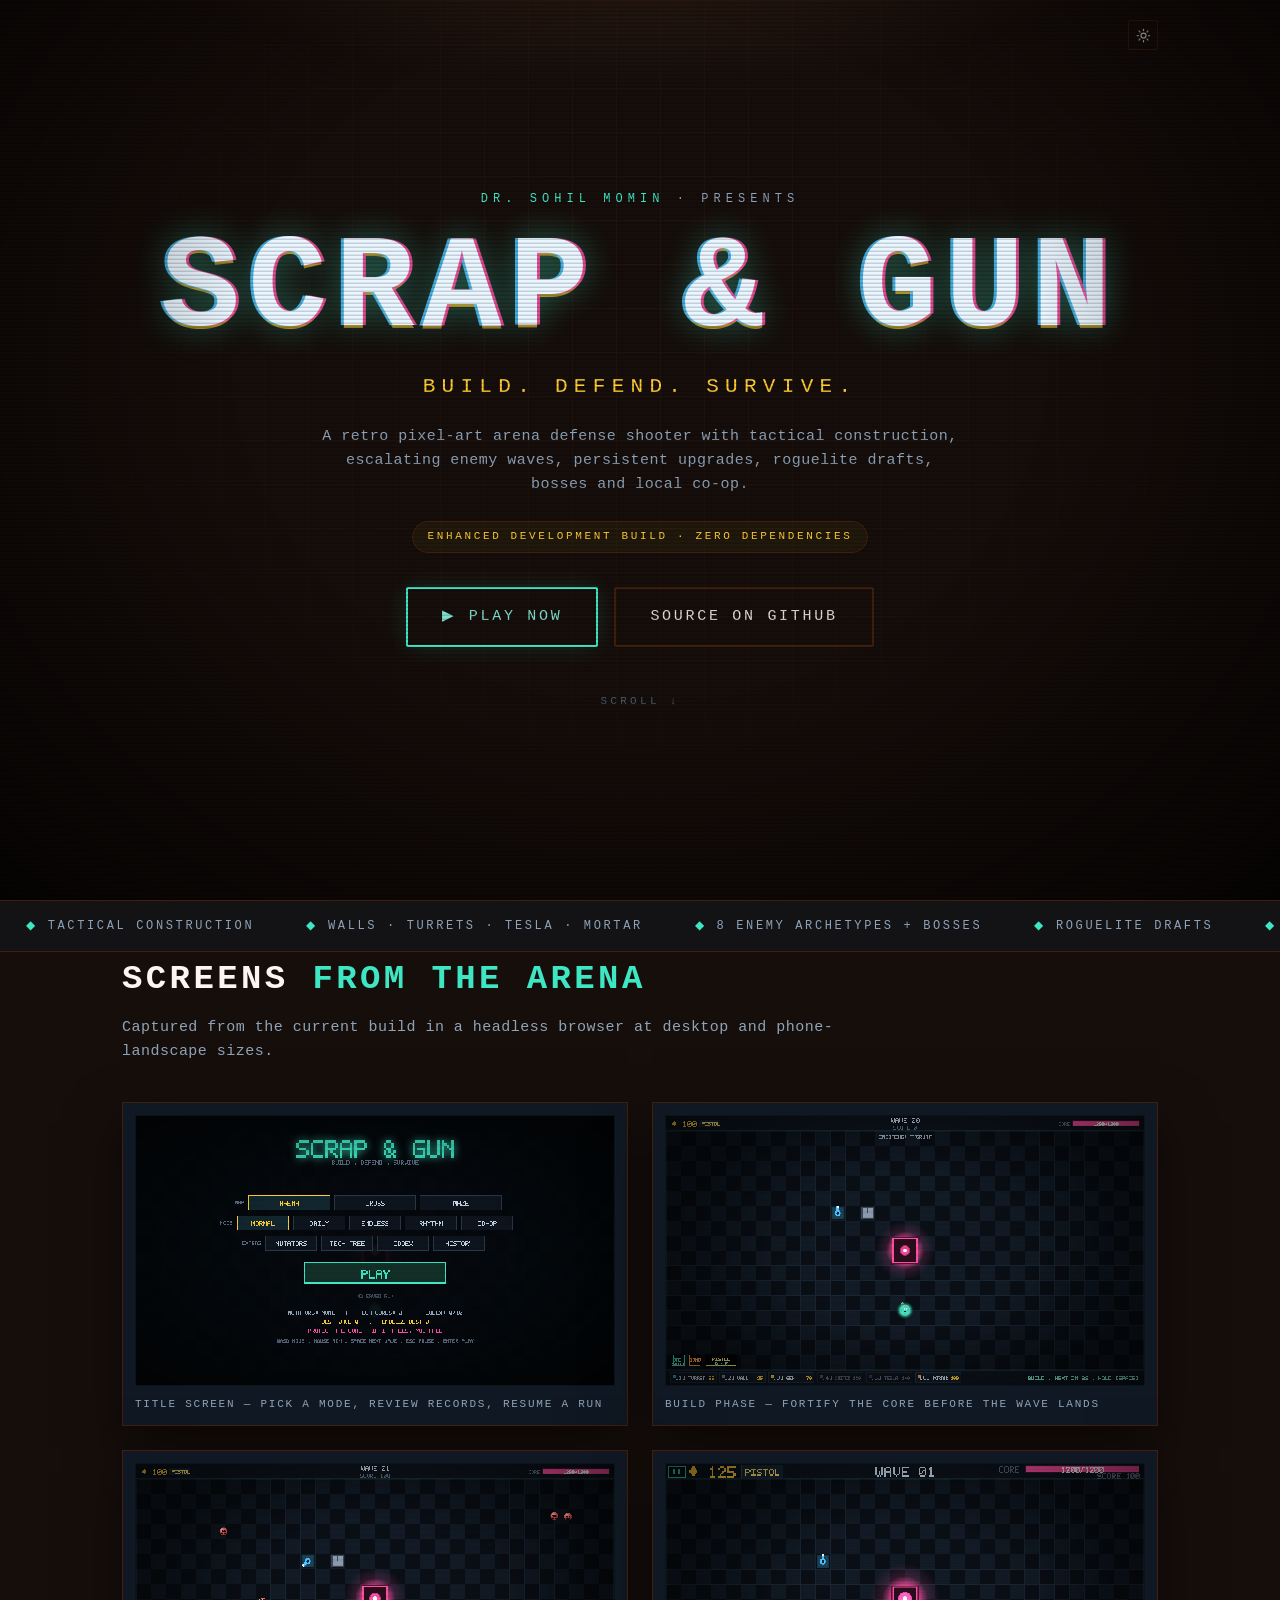
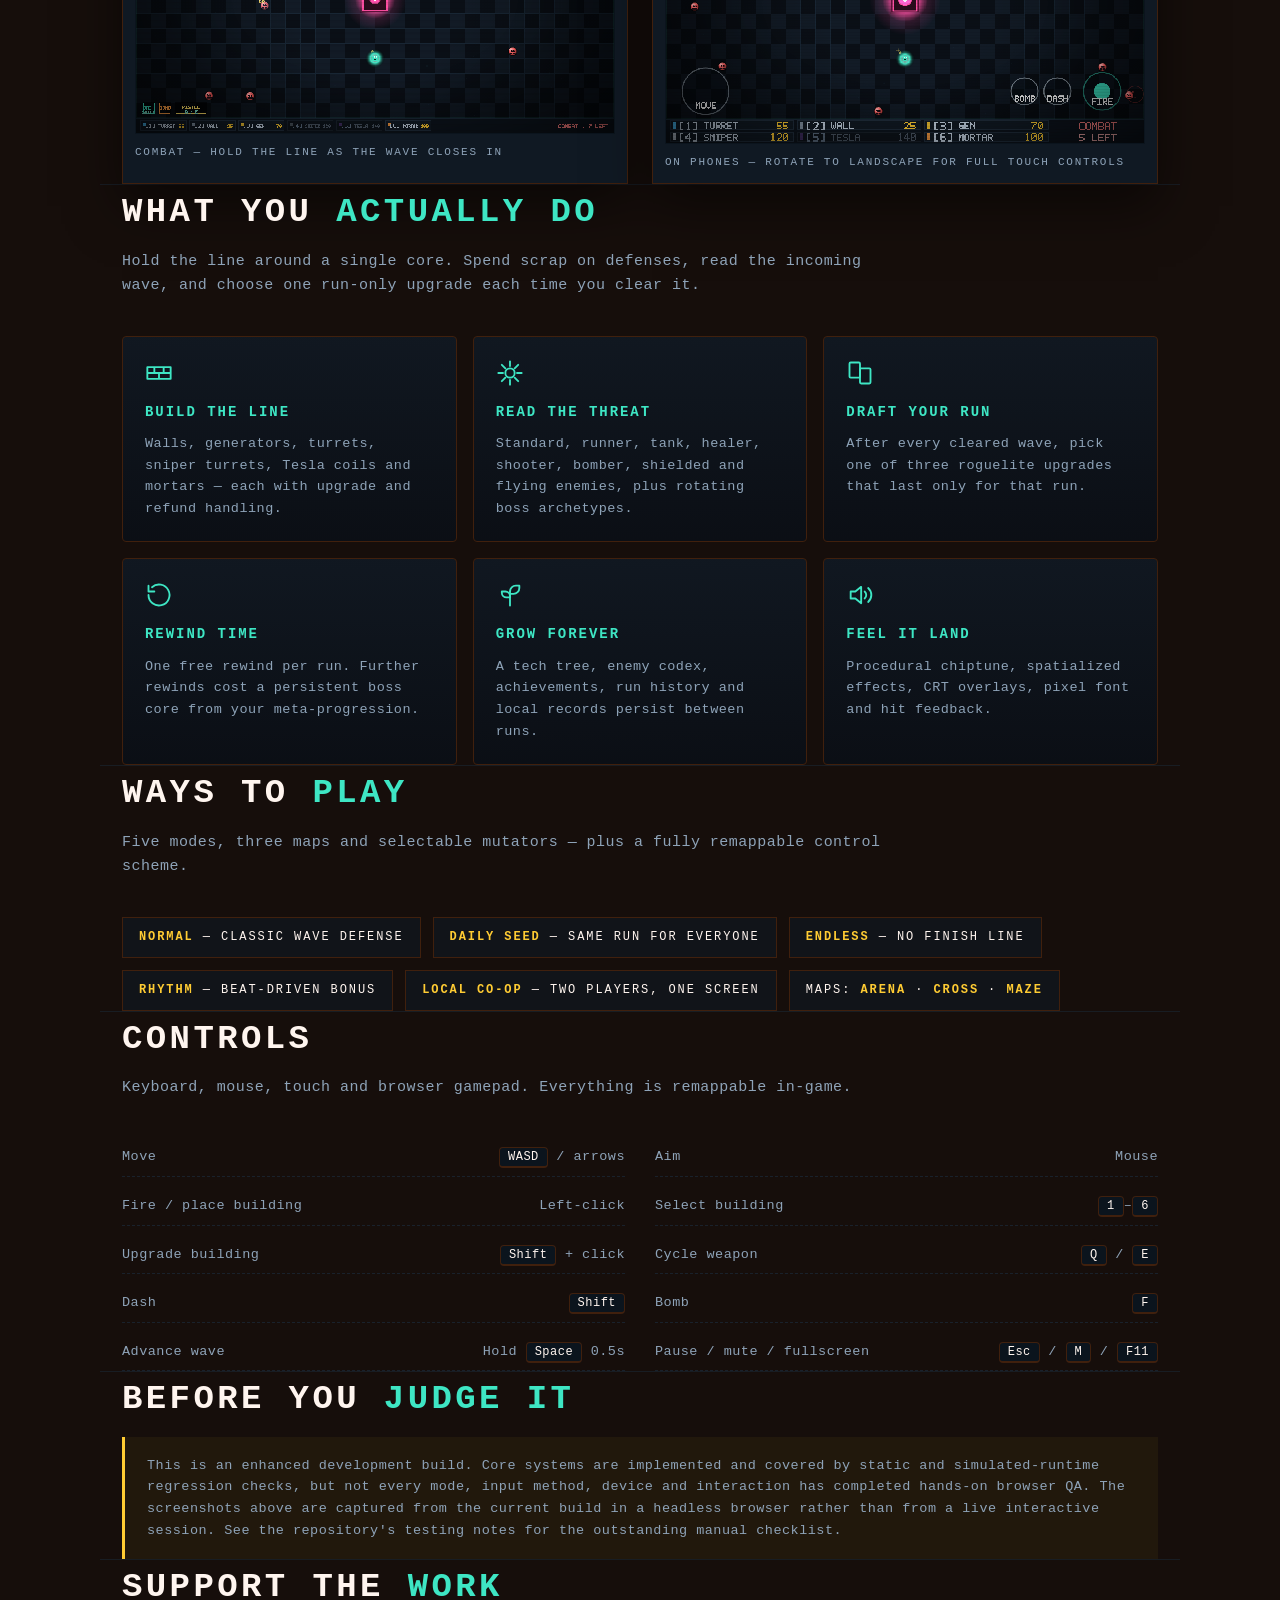
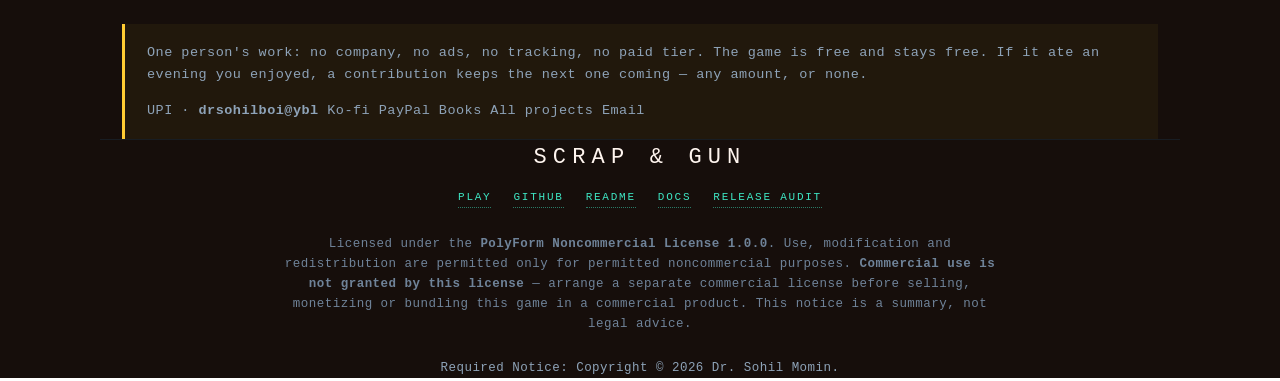
<file: docs/index.html>
<!DOCTYPE html>
<html lang="en">
<head>
<meta charset="utf-8">
<meta name="viewport" content="width=device-width,initial-scale=1">
<meta name="theme-color" content="#05070a">
<meta name="description" content="SCRAP &amp; GUN — a retro pixel-art arena defense shooter. Build, defend, survive. Playable in the browser, zero dependencies.">
<meta property="og:title" content="SCRAP &amp; GUN — Build. Defend. Survive.">
<meta property="og:description" content="A retro pixel-art arena defense shooter with tactical construction, escalating enemy waves, roguelite drafts, bosses and local co-op. Play in your browser.">
<meta property="og:type" content="website">
<meta property="og:image" content="docs/screenshots/title-screen.png">
<title>SCRAP &amp; GUN — Build. Defend. Survive.</title>
<link rel="icon" href="play/icon.svg" type="image/svg+xml">
<style>
:root{
  --bg:#05070a; --bg2:#0a0f16; --panel:#101923; --line:#1c2a3a;
  --ink:#dfe9f3; --dim:#8ea3b8;
  --teal:#3ee6c4; --pink:#ff4fa3; --gold:#ffcc33; --blue:#4dc3ff;
  --mono:"Courier New",ui-monospace,SFMono-Regular,Menlo,Consolas,monospace;
}
*{margin:0;padding:0;box-sizing:border-box}
html{scroll-behavior:smooth}
body{
  background:var(--bg); color:var(--ink); font-family:var(--mono);
  line-height:1.6; overflow-x:hidden;
  background-image:radial-gradient(circle at 50% -10%,#12202f 0%,var(--bg) 55%);
}
a{color:inherit;text-decoration:none}
/* ---------- CRT overlays ---------- */
.fx{position:fixed;inset:0;pointer-events:none;z-index:99}
.fx.scan{background:repeating-linear-gradient(to bottom,rgba(0,0,0,0) 0 2px,rgba(0,0,0,.16) 3px,rgba(0,0,0,.16) 4px)}
.fx.vig{background:radial-gradient(ellipse at 50% 40%,rgba(0,0,0,0) 45%,rgba(0,0,0,.75) 100%)}
.grid{position:fixed;inset:0;pointer-events:none;z-index:0;opacity:.35;
  background-image:linear-gradient(var(--line) 1px,transparent 1px),linear-gradient(90deg,var(--line) 1px,transparent 1px);
  background-size:44px 44px;mask-image:radial-gradient(ellipse at 50% 30%,#000 0%,transparent 75%)}
main{position:relative;z-index:1}
.wrap{max-width:1080px;margin:0 auto;padding:0 22px}
/* ---------- hero ---------- */
header{min-height:100vh;display:flex;flex-direction:column;justify-content:center;align-items:center;text-align:center;padding:80px 22px;position:relative}
.kicker{font-size:12px;letter-spacing:.42em;text-transform:uppercase;color:var(--teal);margin-bottom:22px}
.kicker b{color:var(--dim);font-weight:400}
h1{
  font-size:clamp(44px,11vw,132px);line-height:.9;font-weight:700;letter-spacing:.06em;
  text-transform:uppercase;color:#eaf6ff;
  text-shadow:
    3px 0 0 rgba(255,79,163,.85), -3px 0 0 rgba(77,195,255,.85),
    0 3px 0 rgba(255,204,51,.6),
    0 0 34px rgba(62,230,196,.45);
  animation:glitch 6s infinite steps(1);
}
@keyframes glitch{
  0%,92%,100%{transform:translate(0,0)}
  93%{transform:translate(-2px,1px)}
  94%{transform:translate(2px,-1px)}
  95%{transform:translate(-1px,0)}
  96%{transform:translate(1px,1px)}
}
.tagline{margin-top:20px;font-size:clamp(15px,2.4vw,21px);letter-spacing:.3em;text-transform:uppercase;color:var(--gold)}
.sub{margin:22px auto 0;max-width:640px;color:var(--dim);font-size:15px}
.badge{display:inline-block;margin-top:24px;border:1px solid var(--line);border-radius:999px;padding:6px 14px;font-size:11px;letter-spacing:.24em;text-transform:uppercase;color:var(--gold);background:rgba(255,204,51,.05)}
.cta{margin-top:34px;display:flex;gap:16px;flex-wrap:wrap;justify-content:center}
.btn{
  font-family:var(--mono);font-size:15px;letter-spacing:.18em;text-transform:uppercase;
  padding:16px 34px;border:2px solid var(--teal);color:var(--teal);background:transparent;
  cursor:pointer;position:relative;transition:.18s;box-shadow:0 0 24px rgba(62,230,196,.14)
}
.btn:hover{background:var(--teal);color:#04120f;box-shadow:0 0 34px rgba(62,230,196,.55)}
.btn.ghost{border-color:var(--line);color:var(--dim);box-shadow:none}
.btn.ghost:hover{border-color:var(--blue);color:var(--blue);background:transparent;box-shadow:0 0 24px rgba(77,195,255,.25)}
.scrollhint{margin-top:46px;font-size:11px;letter-spacing:.3em;color:#4a5b6d;text-transform:uppercase;animation:bob 2.4s ease-in-out infinite}
@keyframes bob{50%{transform:translateY(7px)}}
/* ---------- ticker ---------- */
.ticker{border-top:1px solid var(--line);border-bottom:1px solid var(--line);background:rgba(16,25,35,.5);overflow:hidden;white-space:nowrap}
.ticker .track{display:inline-block;padding:12px 0;animation:slide 34s linear infinite}
.ticker span{padding:0 26px;font-size:12px;letter-spacing:.22em;text-transform:uppercase;color:var(--dim)}
.ticker span::before{content:"◆";color:var(--teal);margin-right:10px}
@keyframes slide{from{transform:translateX(0)}to{transform:translateX(-50%)}}
/* ---------- sections ---------- */
section{padding:88px 0;border-bottom:1px solid rgba(28,42,58,.55)}
h2{font-size:clamp(22px,3.4vw,34px);letter-spacing:.1em;text-transform:uppercase;margin-bottom:10px}
h2 em{color:var(--teal);font-style:normal}
.lead{color:var(--dim);max-width:760px;margin-bottom:38px;font-size:15px}
/* shots */
.shots{display:grid;grid-template-columns:1fr 1fr;gap:24px}
figure{margin:0;border:1px solid var(--line);background:var(--panel);padding:12px;box-shadow:0 22px 50px rgba(0,0,0,.5)}
figure img{display:block;width:100%;height:auto;image-rendering:pixelated;border:1px solid #0b141d}
figcaption{margin-top:10px;font-size:11px;letter-spacing:.16em;text-transform:uppercase;color:var(--dim)}
/* feature grid */
.grid3{display:grid;grid-template-columns:repeat(3,1fr);gap:16px}
.card{border:1px solid var(--line);background:linear-gradient(180deg,rgba(16,25,35,.9),rgba(10,15,22,.9));padding:22px}
.card h3{font-size:14px;letter-spacing:.14em;text-transform:uppercase;color:var(--teal);margin-bottom:10px}
.card p{font-size:13.5px;color:var(--dim)}
.card .k{display:block;margin-bottom:14px;color:var(--teal)}
.card .k svg{width:28px;height:28px;display:block}
/* modes */
.modes{display:flex;flex-wrap:wrap;gap:12px}
.chip{border:1px solid var(--line);padding:10px 16px;font-size:12px;letter-spacing:.16em;text-transform:uppercase;color:var(--ink);background:rgba(16,25,35,.6)}
.chip b{color:var(--gold)}
/* controls */
.keys{display:grid;grid-template-columns:repeat(2,1fr);gap:10px 30px;font-size:13.5px}
.keys div{display:flex;justify-content:space-between;gap:16px;border-bottom:1px dashed rgba(28,42,58,.7);padding:8px 0}
.keys span{color:var(--dim)}
kbd{font-family:var(--mono);background:#0b141d;border:1px solid var(--line);border-bottom-width:2px;border-radius:4px;padding:2px 8px;color:var(--ink);font-size:12px}
/* note */
.note{border-left:3px solid var(--gold);background:rgba(255,204,51,.05);padding:18px 22px;color:var(--dim);font-size:13.5px}
/* footer */
footer{padding:60px 0 80px;text-align:center;color:var(--dim);font-size:12.5px}
footer .lic{max-width:720px;margin:0 auto 24px;color:#6f8399}
footer a{color:var(--teal);border-bottom:1px dotted rgba(62,230,196,.5)}
footer .links{display:flex;gap:22px;justify-content:center;flex-wrap:wrap;margin-bottom:26px;letter-spacing:.16em;text-transform:uppercase;font-size:11px}
.foot-title{font-size:22px;letter-spacing:.28em;color:var(--ink);text-transform:uppercase;margin-bottom:14px}
@media(max-width:760px){
  .shots,.grid3,.keys{grid-template-columns:1fr}
  section{padding:64px 0}
}
@media(prefers-reduced-motion:reduce){
  h1,.scrollhint,.ticker .track{animation:none}
}

  /* ---- light theme ------------------------------------------------------
     The neon accents are the hard part: #3ee6c4 and #ffcc33 are legible on #05070a
     and vanish on #f4f6f9. Every accent here is the same hue, taken darker until it
     holds contrast against the light ground; nothing is inverted. */
  :root[data-theme="light"]{
    color-scheme: light;
    --bg:#f4f6f9; --bg2:#e8edf4; --panel:#ffffff; --line:#c9d5e2;
    --ink:#0d1620; --dim:#4a5c6e;
    --teal:#0b8f7a; --pink:#c2185b; --gold:#8a6200; --blue:#0b6ea8;
  }
  :root[data-theme="light"] body{
    background-image:radial-gradient(circle at 50% -10%,#ffffff 0%,var(--bg) 55%);
  }
  /* The CRT layer is built for a black screen. Scanlines of rgba(0,0,0,.16) over a
     light page are grey stripes, and the vignette paints the edges charcoal, so the
     light theme keeps the glitch but drops the tube. */
  :root[data-theme="light"] .fx.scan{display:none}
  :root[data-theme="light"] .fx.vig{background:radial-gradient(ellipse at 50% 40%,rgba(0,0,0,0) 55%,rgba(13,22,32,.10) 100%)}
  /* The title's chromatic aberration is white text with pink and cyan shadows - it
     disappears on a light ground. Same effect, ink text, accents at low alpha. */
  :root[data-theme="light"] h1{
    color:var(--ink);
    text-shadow:2px 0 0 rgba(194,24,91,.38), -2px 0 0 rgba(11,110,168,.38),
                0 2px 0 rgba(138,98,0,.30), 0 0 26px rgba(11,143,122,.18);
  }
  /* ICON ONLY. A text chip needs ~70px and these nav rows are already full, so it
     either overlapped the last item or wrapped onto a line of its own. A 30px circle
     fits in the row and says the same thing through title and aria-label. */
  /* ICON ONLY. A text chip needs ~70px and these nav rows are already full, so it
     either overlapped the last item or wrapped onto a line of its own. A 30px circle
     fits in the row and says the same thing through title and aria-label. */
  .theme-btn{
    display:inline-flex;align-items:center;justify-content:center;flex:none;
    width:30px;height:30px;margin-left:10px;padding:0;
    background:transparent;color:inherit;border:1px solid var(--line);border-radius:50%;
    cursor:pointer;opacity:.8;
  }
  .theme-btn:hover{opacity:1}
  /* this page's header is a full-height centred hero, so a float becomes a flex item
     and lands in the middle of the composition. Pin it to the hero's corner. */
  .theme-btn-top{position:absolute;top:20px;right:22px;float:none;margin:0}
  .theme-btn svg{width:15px;height:15px;stroke:currentColor;fill:none;stroke-width:2;stroke-linecap:round}
  .theme-btn:hover{opacity:1}
  .theme-btn svg{width:15px;height:15px;stroke:currentColor;fill:none;stroke-width:2;stroke-linecap:round}
  .theme-btn:hover{color:var(--ink)}
</style>
<meta name="description" content="SCRAP &amp; GUN — a retro pixel-art arena defense shooter. Build, defend, survive. Playable in the browser, zero dependencies.">
<link rel="canonical" href="https://drsamonline.github.io/Scrap-and-Gun/play/">
<meta property="og:type" content="website">
<meta property="og:title" content="Scrap &amp; Gun — live demo">
<meta property="og:description" content="SCRAP &amp; GUN — a retro pixel-art arena defense shooter. Build, defend, survive. Playable in the browser, zero dependencies.">
<meta property="og:url" content="https://drsamonline.github.io/Scrap-and-Gun/play/">
<meta name="twitter:card" content="summary">
<meta name="robots" content="index, follow">
<script>
/* The page is dark by design, so DARK is the default and light is the option - not the
   other way round. A stored choice wins; nothing here flips the page after it paints. */
(function () {
  try {
    var s = localStorage.getItem("theme");
    document.documentElement.setAttribute("data-theme", s === "light" ? "light" : "dark");
  } catch (e) { document.documentElement.setAttribute("data-theme", "dark"); }
})();
</script>
<style>

/* ---- a11y: the teal link sat on a light chip ------------------------------ */
a.btn{color:#0a5f52!important}            /* 2.66 -> 5.00 on #d6d1ce */
</style>
<style>
[data-theme="dark"] a.btn{color:#7fe0cf!important}          /* the dark theme's chip is #160e0b */
[data-theme="dark"] a.btn.ghost{color:#e6ded6!important}
</style>
</head>
<body>
<div class="grid" aria-hidden="true"></div>
<div class="fx scan" aria-hidden="true"></div>
<div class="fx vig" aria-hidden="true"></div>

<main>
  <header class="wrap">
    <p class="kicker">Dr. Sohil Momin <b>· presents</b></p>
    <button class="theme-btn ghost theme-btn-top" id="themeBtn" type="button" aria-label="Switch theme" title="Switch theme"><svg viewBox="0 0 24 24" aria-hidden="true"><circle cx="12" cy="12" r="4"/><path d="M12 2v2M12 20v2M2 12h2M20 12h2M4.9 4.9l1.4 1.4M17.7 17.7l1.4 1.4M4.9 19.1l1.4-1.4M17.7 6.3l1.4-1.4"/></svg></button>
  <h1>Scrap &amp; Gun</h1>
    <p class="tagline">Build. Defend. Survive.</p>
    <p class="sub">A retro pixel-art arena defense shooter with tactical construction, escalating enemy waves, persistent upgrades, roguelite drafts, bosses and local co-op.</p>
    <span class="badge">Enhanced development build · zero dependencies</span>
    <div class="cta">
      <a class="btn" href="play/">▶ Play now</a>
      <a class="btn ghost" href="https://github.com/drsamonline/Scrap-and-Gun">Source on GitHub</a>
    </div>
    <p class="scrollhint">Scroll ↓</p>
  
</header>

  <div class="ticker" aria-hidden="true">
    <div class="track">
      <span>Tactical construction</span><span>Walls · Turrets · Tesla · Mortar</span><span>8 enemy archetypes + bosses</span><span>Roguelite drafts</span><span>Time-loop rewind</span><span>Daily seed runs</span><span>Endless mode</span><span>Rhythm mode</span><span>Local co-op</span><span>Tech tree &amp; codex</span><span>Chiptune score</span><span>Offline-ready PWA</span>
      <span>Tactical construction</span><span>Walls · Turrets · Tesla · Mortar</span><span>8 enemy archetypes + bosses</span><span>Roguelite drafts</span><span>Time-loop rewind</span><span>Daily seed runs</span><span>Endless mode</span><span>Rhythm mode</span><span>Local co-op</span><span>Tech tree &amp; codex</span><span>Chiptune score</span><span>Offline-ready PWA</span>
    </div>
  </div>

  <section class="wrap">
    <h2>Screens <em>from the arena</em></h2>
    <p class="lead">Captured from the current build in a headless browser at desktop and phone-landscape sizes.</p>
    <div class="shots">
      <figure>
        <img src="screenshots/title-screen.png" alt="SCRAP &amp; GUN title screen">
        <figcaption>Title screen — pick a mode, review records, resume a run</figcaption>
      </figure>
      <figure>
        <img src="screenshots/gameplay.png" alt="SCRAP &amp; GUN build phase gameplay">
        <figcaption>Build phase — fortify the core before the wave lands</figcaption>
      </figure>
      <figure>
        <img src="screenshots/combat.png" alt="SCRAP &amp; GUN combat with enemies advancing on the core">
        <figcaption>Combat — hold the line as the wave closes in</figcaption>
      </figure>
      <figure>
        <img src="screenshots/mobile-landscape.png" alt="SCRAP &amp; GUN on a phone in landscape with on-screen touch controls">
        <figcaption>On phones — rotate to landscape for full touch controls</figcaption>
      </figure>
    </div>
  </section>

  <section class="wrap">
    <h2>What you <em>actually do</em></h2>
    <p class="lead">Hold the line around a single core. Spend scrap on defenses, read the incoming wave, and choose one run-only upgrade each time you clear it.</p>
    <div class="grid3">
      <div class="card"><span class="k"><svg viewBox="0 0 24 24" fill="none" stroke="currentColor" stroke-width="1.6" stroke-linejoin="round"><rect x="2" y="7" width="20" height="10"/><path d="M8 7v5M16 7v5M12 12v5M2 12h20"/></svg></span><h3>Build the line</h3><p>Walls, generators, turrets, sniper turrets, Tesla coils and mortars — each with upgrade and refund handling.</p></div>
      <div class="card"><span class="k"><svg viewBox="0 0 24 24" fill="none" stroke="currentColor" stroke-width="1.6" stroke-linecap="round"><circle cx="12" cy="12" r="4"/><path d="M12 2v4M12 18v4M2 12h4M18 12h4M5 5l3 3M16 16l3 3M19 5l-3 3M8 16l-3 3"/></svg></span><h3>Read the threat</h3><p>Standard, runner, tank, healer, shooter, bomber, shielded and flying enemies, plus rotating boss archetypes.</p></div>
      <div class="card"><span class="k"><svg viewBox="0 0 24 24" fill="none" stroke="currentColor" stroke-width="1.6" stroke-linejoin="round"><rect x="3" y="3" width="9" height="13" rx="1"/><rect x="12" y="8" width="9" height="13" rx="1"/></svg></span><h3>Draft your run</h3><p>After every cleared wave, pick one of three roguelite upgrades that last only for that run.</p></div>
      <div class="card"><span class="k"><svg viewBox="0 0 24 24" fill="none" stroke="currentColor" stroke-width="1.6" stroke-linecap="round" stroke-linejoin="round"><path d="M3 12a9 9 0 1 0 3-6.7"/><path d="M3 4v5h5"/></svg></span><h3>Rewind time</h3><p>One free rewind per run. Further rewinds cost a persistent boss core from your meta-progression.</p></div>
      <div class="card"><span class="k"><svg viewBox="0 0 24 24" fill="none" stroke="currentColor" stroke-width="1.6" stroke-linecap="round" stroke-linejoin="round"><path d="M12 21V9"/><path d="M12 9a5 5 0 0 1 5-5h3v2a5 5 0 0 1-5 5h-3"/><path d="M12 13a4 4 0 0 0-4-4H5v1a4 4 0 0 0 4 4h3"/></svg></span><h3>Grow forever</h3><p>A tech tree, enemy codex, achievements, run history and local records persist between runs.</p></div>
      <div class="card"><span class="k"><svg viewBox="0 0 24 24" fill="none" stroke="currentColor" stroke-width="1.6" stroke-linecap="round" stroke-linejoin="round"><path d="M4 9v6h4l5 4V5L8 9H4z"/><path d="M16 9a4 4 0 0 1 0 6M19 6a8 8 0 0 1 0 12"/></svg></span><h3>Feel it land</h3><p>Procedural chiptune, spatialized effects, CRT overlays, pixel font and hit feedback.</p></div>
    </div>
  </section>

  <section class="wrap">
    <h2>Ways to <em>play</em></h2>
    <p class="lead">Five modes, three maps and selectable mutators — plus a fully remappable control scheme.</p>
    <div class="modes">
      <span class="chip"><b>Normal</b> — classic wave defense</span>
      <span class="chip"><b>Daily Seed</b> — same run for everyone</span>
      <span class="chip"><b>Endless</b> — no finish line</span>
      <span class="chip"><b>Rhythm</b> — beat-driven bonus</span>
      <span class="chip"><b>Local co-op</b> — two players, one screen</span>
      <span class="chip">Maps: <b>Arena</b> · <b>Cross</b> · <b>Maze</b></span>
    </div>
  </section>

  <section class="wrap">
    <h2>Controls</h2>
    <p class="lead">Keyboard, mouse, touch and browser gamepad. Everything is remappable in-game.</p>
    <div class="keys">
      <div><span>Move</span><span><kbd>WASD</kbd> / arrows</span></div>
      <div><span>Aim</span><span>Mouse</span></div>
      <div><span>Fire / place building</span><span>Left-click</span></div>
      <div><span>Select building</span><span><kbd>1</kbd>–<kbd>6</kbd></span></div>
      <div><span>Upgrade building</span><span><kbd>Shift</kbd> + click</span></div>
      <div><span>Cycle weapon</span><span><kbd>Q</kbd> / <kbd>E</kbd></span></div>
      <div><span>Dash</span><span><kbd>Shift</kbd></span></div>
      <div><span>Bomb</span><span><kbd>F</kbd></span></div>
      <div><span>Advance wave</span><span>Hold <kbd>Space</kbd> 0.5s</span></div>
      <div><span>Pause / mute / fullscreen</span><span><kbd>Esc</kbd> / <kbd>M</kbd> / <kbd>F11</kbd></span></div>
    </div>
  </section>

  <section class="wrap">
    <h2>Before you <em>judge it</em></h2>
    <div class="note">
      This is an enhanced development build. Core systems are implemented and covered by static and simulated-runtime regression checks, but not every mode, input method, device and interaction has completed hands-on browser QA. The screenshots above are captured from the current build in a headless browser rather than from a live interactive session. See the repository's testing notes for the outstanding manual checklist.
    </div>
  </section>

  <section class="wrap" id="support">
    <h2>Support the <em>work</em></h2>
    <div class="note">
      One person's work: no company, no ads, no tracking, no paid tier. The game is free and stays
      free. If it ate an evening you enjoyed, a contribution keeps the next one coming — any amount,
      or none.
      <div class="links" style="margin-top:14px">
        <span>UPI · <b>drsohilboi@ybl</b></span>
        <a href="https://ko-fi.com/matneo" rel="noopener noreferrer">Ko-fi</a>
        <a href="https://paypal.me/drsohilmomin?locale.x=en_GB&amp;country.x=IN" rel="noopener noreferrer">PayPal</a>
        <a href="https://www.amazon.com/stores/author/B08ZT331LY/allbooks" rel="noopener noreferrer">Books</a>
        <a href="https://drsamonline.github.io/" rel="noopener noreferrer">All projects</a>
        <a href="mailto:sohilmomin2000@gmail.com">Email</a>
      </div>
    </div>
  </section>

  <footer class="wrap">
    <p class="foot-title">Scrap &amp; Gun</p>
    <div class="links">
      <a href="play/">Play</a>
      <a href="https://github.com/drsamonline/Scrap-and-Gun">GitHub</a>
      <a href="https://github.com/drsamonline/Scrap-and-Gun/blob/main/README.md">README</a>
      <a href="https://github.com/drsamonline/Scrap-and-Gun/blob/main/docs/ARCHITECTURE.md">Docs</a>
      <a href="https://github.com/drsamonline/Scrap-and-Gun/blob/main/RELEASE_AUDIT.md">Release audit</a>
    </div>
    <p class="lic">
      Licensed under the <b>PolyForm Noncommercial License 1.0.0</b>. Use, modification and redistribution are permitted only for permitted noncommercial purposes. <b>Commercial use is not granted by this license</b> — arrange a separate commercial license before selling, monetizing or bundling this game in a commercial product. This notice is a summary, not legal advice.
    </p>
    <p>Required Notice: Copyright © 2026 Dr. Sohil Momin.</p>
  </footer>
</main>
<script>
/* Retire a legacy root-scoped service worker from an earlier release that could serve a cached
   copy of the game at this URL instead of the landing page. Only root-scoped registrations are
   removed; the game's own worker lives under /play/ and is left untouched. */
(function () {
  if (!('serviceWorker' in navigator)) return;
  var root = new URL('./', location.href).pathname;
  navigator.serviceWorker.getRegistrations().then(function (regs) {
    regs.forEach(function (reg) {
      try {
        if (new URL(reg.scope).pathname === root) reg.unregister().catch(function () {});
      } catch (e) {}
    });
  }).catch(function () {});
})();
</script>
<style id="app-theme">
  /* Scrap-and-Gun - its own palette, type and shape.
     Keyed on data-theme so the in-app theme toggle still works; !important is
     required because web-kit sets these as inline styles on <html>. */
  html[data-theme="dark"]{--bg:#160e0b !important;--card:#27150c !important;--ink:#fff5ef !important;--mut:#bc8565 !important;--line:#40200d !important;--acc:#fb9a57 !important;}
  html[data-theme="light"]{--bg:#fff9f5 !important;--card:#ffffff !important;--ink:#281b16 !important;--mut:#c26e36 !important;--line:#feebde !important;--acc:#cc5e12 !important;}
  html,body{font-family:ui-monospace, SFMono-Regular, "SF Mono", Menlo, Consolas, monospace !important;letter-spacing:.03em !important;
    background-image:radial-gradient(820px 360px at 50% -170px,
      color-mix(in srgb, var(--acc) 16%, transparent), transparent 72%) !important;
    background-repeat:no-repeat !important;background-attachment:fixed !important}
  button,input,textarea,select{font-family:ui-monospace, SFMono-Regular, "SF Mono", Menlo, Consolas, monospace !important}
  button,.btn{border-radius:2px !important}
  input,textarea,select{border-radius:2px !important}
  .card,[class*="card"]{border-radius:4px !important}
  button:not(.ghost):not(.tab){background:var(--acc) !important}
</style>
<script>
(function () {
  var btn = document.getElementById("themeBtn"), label = document.getElementById("themeLabel");
  function sync() {
    var light = document.documentElement.getAttribute("data-theme") === "light";
    label.textContent = light ? "Dark" : "Light";
    btn.setAttribute("aria-pressed", String(light));
  }
  btn.addEventListener("click", function () {
    var light = document.documentElement.getAttribute("data-theme") === "light";
    var next = light ? "dark" : "light";
    document.documentElement.setAttribute("data-theme", next);
    try { localStorage.setItem("theme", next); } catch (e) {}
    sync();
  });
  sync();
})();
</script>
</body>
</html>
</file>
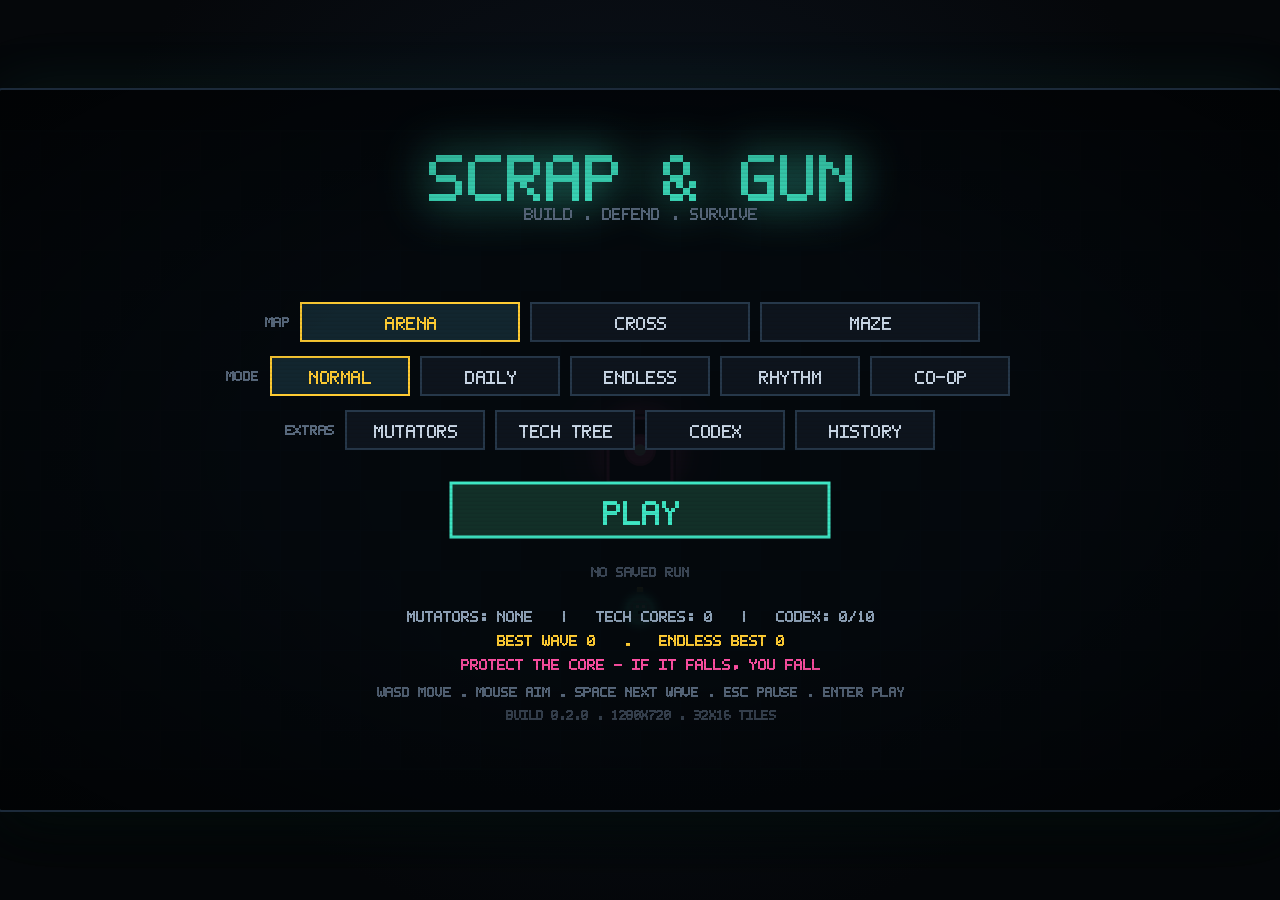
<file: docs/play/index.html>
<!DOCTYPE html>
<html lang="en">
<head>
  <meta charset="utf-8">
  <meta name="viewport" content="width=device-width,initial-scale=1">
  <meta name="theme-color" content="#0a0f16">
  <meta name="description" content="SCRAP & GUN — build, defend, survive.">
  <link rel="manifest" href="manifest.webmanifest">
  <title>SCRAP &amp; GUN — Enhanced</title>
  <link rel="stylesheet" href="styles.css?v=6">
</head>
<body>
  <div id="stage">
    <canvas id="game" width="960" height="720" aria-label="SCRAP & GUN game canvas"></canvas>
    <div id="scan"></div>
    <div id="vig"></div>
  </div>
  <div id="rotate" hidden>
    <div class="rot-icon" aria-hidden="true"></div>
    <h1>Rotate your device</h1>
    <p>SCRAP &amp; GUN plays in landscape.</p>
    <button id="rotateSkip" type="button">Continue in portrait</button>
  </div>
  <script>
/* Force a service-worker update check on load and reload once when a new worker takes over, so a
   released build is never masked by a stale cache. */
(function(){
  if(!('serviceWorker' in navigator))return;
  var reloaded=false;
  navigator.serviceWorker.addEventListener('controllerchange',function(){
    if(reloaded)return;reloaded=true;location.reload();
  });
  window.addEventListener('load',function(){
    navigator.serviceWorker.getRegistration().then(function(r){if(r)r.update().catch(function(){});}).catch(function(){});
  });
})();
</script>
  <script src="game.min.js?v=6"></script>
</body>
</html>
</file>
<file: docs/play/styles.css>
*{margin:0;padding:0;box-sizing:border-box}html,body{height:100%;background:#05070a;overflow:hidden}
body{display:flex;align-items:center;justify-content:center;font-family:'Courier New',monospace;background:radial-gradient(circle at 50% 40%,#0d1520 0%,#05070a 70%)}
#stage{position:relative;line-height:0}
canvas{display:block;width:min(100vw,133.333vh);height:auto;image-rendering:pixelated;image-rendering:crisp-edges;box-shadow:0 0 0 2px #1c2a3a,0 0 70px rgba(62,230,196,.09),0 24px 60px rgba(0,0,0,.85);border-radius:2px;cursor:crosshair}
#scan{position:absolute;inset:0;pointer-events:none;border-radius:2px;background:repeating-linear-gradient(to bottom,rgba(0,0,0,0) 0px,rgba(0,0,0,0) 2px,rgba(0,0,0,.2) 3px,rgba(0,0,0,.2) 4px);mix-blend-mode:multiply}
#vig{position:absolute;inset:0;pointer-events:none;border-radius:2px;background:radial-gradient(ellipse at center,rgba(0,0,0,0) 42%,rgba(0,0,0,.6) 100%)}
#rotate{position:fixed;inset:0;z-index:50;display:flex;flex-direction:column;align-items:center;justify-content:center;gap:18px;text-align:center;padding:28px;background:radial-gradient(circle at 50% 40%,#0d1520 0%,#05070a 70%);color:#c8d6e5;font-family:'Courier New',monospace}
#rotate[hidden]{display:none}
#rotate h1{margin:0;font-size:22px;letter-spacing:.14em;text-transform:uppercase;color:#3ee6c4;text-shadow:0 0 18px rgba(62,230,196,.4)}
#rotate p{margin:0;color:#8ea3b8;font-size:14px}
#rotate .rot-icon{width:70px;height:70px;border:4px solid #3ee6c4;border-radius:12px;position:relative;animation:rot 1.8s ease-in-out infinite}
#rotate .rot-icon::after{content:'';position:absolute;top:-14px;right:-10px;border:9px solid transparent;border-bottom-color:#ff4fa3}
@keyframes rot{0%,40%{transform:rotate(0)}60%,100%{transform:rotate(90deg)}}
#rotate button{margin-top:8px;font-family:'Courier New',monospace;font-size:12px;letter-spacing:.16em;text-transform:uppercase;padding:12px 22px;background:transparent;color:#8ea3b8;border:1px solid #1c2a3a;border-radius:4px;cursor:pointer}
#rotate button:hover{border-color:#4dc3ff;color:#4dc3ff}
</file>
